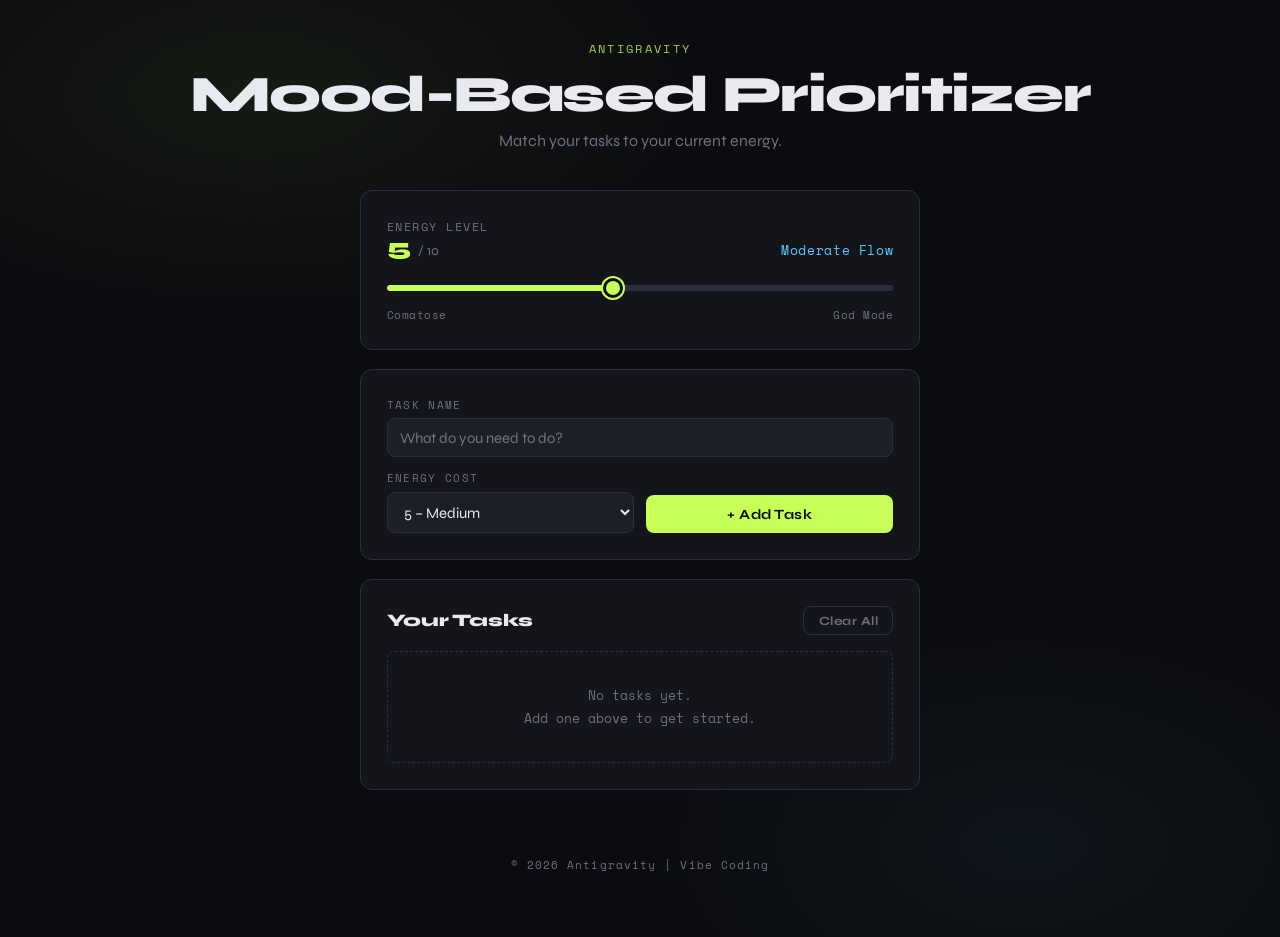
<file: mood-prioritizer-deploy/index.html>
<!DOCTYPE html>
<html lang="en">
<head>
  <meta charset="UTF-8" />
  <meta name="viewport" content="width=device-width, initial-scale=1.0"/>
  <title>Mood-Based Task Prioritizer | Antigravity</title>
  <link href="https://fonts.googleapis.com/css2?family=Space+Mono:wght@400;700&family=Syne:wght@400;600;800&display=swap" rel="stylesheet"/>
  <style>
    *, *::before, *::after { box-sizing: border-box; margin: 0; padding: 0; }

    :root {
      --bg: #0b0c0f;
      --surface: #13151a;
      --surface2: #1c1f28;
      --border: #2a2e3e;
      --accent: #c8ff57;
      --accent2: #57c8ff;
      --text: #e8eaf0;
      --muted: #6b7080;
      --red: #ff5757;
      --radius: 12px;
    }

    body {
      font-family: 'Syne', sans-serif;
      background: var(--bg);
      color: var(--text);
      min-height: 100vh;
      display: flex;
      flex-direction: column;
      align-items: center;
      padding: 2.5rem 1rem 4rem;
      background-image:
        radial-gradient(ellipse 60% 40% at 20% 10%, rgba(200,255,87,0.06) 0%, transparent 60%),
        radial-gradient(ellipse 50% 40% at 80% 90%, rgba(87,200,255,0.05) 0%, transparent 60%);
    }

    header {
      text-align: center;
      margin-bottom: 2.5rem;
    }

    header .brand {
      font-family: 'Space Mono', monospace;
      font-size: 0.72rem;
      letter-spacing: 0.2em;
      color: var(--accent);
      text-transform: uppercase;
      margin-bottom: 0.6rem;
      opacity: 0.8;
    }

    header h1 {
      font-size: clamp(2rem, 6vw, 3.2rem);
      font-weight: 800;
      line-height: 1.1;
      letter-spacing: -0.03em;
    }

    header p {
      color: var(--muted);
      font-size: 1rem;
      margin-top: 0.5rem;
      font-weight: 400;
    }

    .card {
      background: var(--surface);
      border: 1px solid var(--border);
      border-radius: var(--radius);
      padding: 1.6rem;
      width: 100%;
      max-width: 560px;
      margin-bottom: 1.2rem;
    }

    /* ---- Energy Slider ---- */
    .energy-header {
      display: flex;
      justify-content: space-between;
      align-items: flex-end;
      margin-bottom: 1rem;
    }

    .energy-label {
      font-size: 0.78rem;
      font-family: 'Space Mono', monospace;
      text-transform: uppercase;
      letter-spacing: 0.12em;
      color: var(--muted);
    }

    .energy-value {
      font-size: 1.5rem;
      font-weight: 800;
      color: var(--accent);
      line-height: 1;
    }

    .energy-value span {
      font-size: 0.85rem;
      color: var(--muted);
      font-weight: 400;
    }

    .energy-mood {
      font-size: 0.8rem;
      font-family: 'Space Mono', monospace;
      color: var(--accent2);
      letter-spacing: 0.05em;
    }

    .slider-wrap {
      position: relative;
      margin: 0.5rem 0 0.8rem;
    }

    input[type=range] {
      -webkit-appearance: none;
      width: 100%;
      height: 6px;
      background: var(--border);
      border-radius: 3px;
      outline: none;
      cursor: pointer;
    }

    input[type=range]::-webkit-slider-thumb {
      -webkit-appearance: none;
      width: 20px;
      height: 20px;
      border-radius: 50%;
      background: var(--accent);
      border: 3px solid var(--bg);
      box-shadow: 0 0 0 2px var(--accent);
      transition: transform 0.15s;
    }

    input[type=range]::-webkit-slider-thumb:hover { transform: scale(1.2); }

    .slider-labels {
      display: flex;
      justify-content: space-between;
      font-size: 0.68rem;
      font-family: 'Space Mono', monospace;
      color: var(--muted);
      margin-top: 0.3rem;
      letter-spacing: 0.05em;
    }

    /* ---- Add Task Form ---- */
    .form-group {
      display: flex;
      flex-direction: column;
      gap: 0.75rem;
    }

    .form-row {
      display: flex;
      gap: 0.75rem;
    }

    .field {
      display: flex;
      flex-direction: column;
      gap: 0.35rem;
      flex: 1;
    }

    label {
      font-size: 0.7rem;
      font-family: 'Space Mono', monospace;
      text-transform: uppercase;
      letter-spacing: 0.12em;
      color: var(--muted);
    }

    input[type=text], select {
      background: var(--surface2);
      border: 1px solid var(--border);
      border-radius: 8px;
      color: var(--text);
      font-family: 'Syne', sans-serif;
      font-size: 0.93rem;
      padding: 0.6rem 0.8rem;
      outline: none;
      transition: border-color 0.2s;
      width: 100%;
    }

    input[type=text]:focus, select:focus { border-color: var(--accent); }

    select option { background: #1c1f28; }

    .btn {
      display: inline-flex;
      align-items: center;
      justify-content: center;
      gap: 0.4rem;
      border: none;
      border-radius: 8px;
      cursor: pointer;
      font-family: 'Syne', sans-serif;
      font-weight: 700;
      font-size: 0.88rem;
      letter-spacing: 0.04em;
      padding: 0.65rem 1.2rem;
      transition: all 0.18s;
    }

    .btn-primary {
      background: var(--accent);
      color: #0b0c0f;
    }

    .btn-primary:hover { background: #d8ff7a; transform: translateY(-1px); }

    .btn-ghost {
      background: transparent;
      color: var(--muted);
      border: 1px solid var(--border);
      font-size: 0.78rem;
      padding: 0.4rem 0.9rem;
    }

    .btn-ghost:hover { border-color: var(--red); color: var(--red); }

    /* ---- Tasks ---- */
    .tasks-header {
      display: flex;
      justify-content: space-between;
      align-items: center;
      margin-bottom: 1rem;
    }

    .tasks-title {
      font-size: 1.1rem;
      font-weight: 800;
      letter-spacing: -0.02em;
    }

    #task-list {
      display: flex;
      flex-direction: column;
      gap: 0.6rem;
    }

    .empty-state {
      text-align: center;
      padding: 2rem 1rem;
      color: var(--muted);
      font-family: 'Space Mono', monospace;
      font-size: 0.8rem;
      border: 1px dashed var(--border);
      border-radius: 8px;
      line-height: 1.8;
    }

    .task-item {
      background: var(--surface2);
      border: 1px solid var(--border);
      border-radius: 10px;
      padding: 0.8rem 1rem;
      display: flex;
      align-items: center;
      gap: 0.8rem;
      transition: border-color 0.2s, opacity 0.2s;
      animation: slideIn 0.25s ease;
    }

    @keyframes slideIn {
      from { opacity: 0; transform: translateY(-8px); }
      to   { opacity: 1; transform: translateY(0); }
    }

    .task-item.match    { border-color: var(--accent); }
    .task-item.close    { border-color: rgba(200,255,87,0.3); }
    .task-item.mismatch { opacity: 0.45; }

    .task-cost-badge {
      width: 36px;
      height: 36px;
      border-radius: 8px;
      background: var(--surface);
      border: 1px solid var(--border);
      display: flex;
      align-items: center;
      justify-content: center;
      font-family: 'Space Mono', monospace;
      font-size: 0.85rem;
      font-weight: 700;
      color: var(--accent);
      flex-shrink: 0;
    }

    .task-item.match .task-cost-badge    { background: var(--accent); color: #0b0c0f; border-color: var(--accent); }
    .task-item.mismatch .task-cost-badge { color: var(--muted); }

    .task-name {
      flex: 1;
      font-size: 0.95rem;
      font-weight: 600;
    }

    .task-fit {
      font-family: 'Space Mono', monospace;
      font-size: 0.65rem;
      letter-spacing: 0.06em;
      color: var(--muted);
      white-space: nowrap;
    }

    .task-item.match .task-fit    { color: var(--accent); }
    .task-item.close .task-fit    { color: var(--accent2); }

    .task-delete {
      background: none;
      border: none;
      color: var(--muted);
      cursor: pointer;
      font-size: 1rem;
      line-height: 1;
      padding: 2px 4px;
      border-radius: 4px;
      transition: color 0.15s;
    }

    .task-delete:hover { color: var(--red); }

    footer {
      margin-top: auto;
      padding-top: 3rem;
      font-family: 'Space Mono', monospace;
      font-size: 0.68rem;
      color: var(--muted);
      letter-spacing: 0.1em;
      text-align: center;
    }
  </style>
</head>
<body>

  <header>
    <div class="brand">Antigravity</div>
    <h1>Mood-Based Prioritizer</h1>
    <p>Match your tasks to your current energy.</p>
  </header>

  <!-- Energy Slider Card -->
  <div class="card">
    <div class="energy-header">
      <div>
        <div class="energy-label">Energy Level</div>
        <div class="energy-value" id="energy-display">5 <span>/ 10</span></div>
      </div>
      <div class="energy-mood" id="energy-mood">Moderate Flow</div>
    </div>
    <div class="slider-wrap">
      <input type="range" id="energy-slider" min="1" max="10" value="5" />
    </div>
    <div class="slider-labels">
      <span>Comatose</span>
      <span>God Mode</span>
    </div>
  </div>

  <!-- Add Task Card -->
  <div class="card">
    <div class="form-group">
      <div class="field">
        <label for="task-name">Task Name</label>
        <input type="text" id="task-name" placeholder="What do you need to do?" />
      </div>
      <div class="form-row">
        <div class="field">
          <label for="task-cost">Energy Cost</label>
          <select id="task-cost">
            <option value="1">1 – Minimal</option>
            <option value="2">2 – Very Low</option>
            <option value="3">3 – Low</option>
            <option value="4">4 – Light</option>
            <option value="5" selected>5 – Medium</option>
            <option value="6">6 – Steady</option>
            <option value="7">7 – High</option>
            <option value="8">8 – Demanding</option>
            <option value="9">9 – Intense</option>
            <option value="10">10 – God Level</option>
          </select>
        </div>
        <div class="field" style="justify-content: flex-end;">
          <label style="opacity:0">add</label>
          <button class="btn btn-primary" id="add-btn">+ Add Task</button>
        </div>
      </div>
    </div>
  </div>

  <!-- Task List Card -->
  <div class="card">
    <div class="tasks-header">
      <span class="tasks-title">Your Tasks</span>
      <button class="btn btn-ghost" id="clear-btn">Clear All</button>
    </div>
    <div id="task-list">
      <div class="empty-state" id="empty-msg">
        No tasks yet.<br/>Add one above to get started.
      </div>
    </div>
  </div>

  <footer>© 2026 Antigravity | Vibe Coding</footer>

  <script>
    const MOODS = [
      '', // index 0 unused
      'Comatose',
      'Barely Alive',
      'Low Power Mode',
      'Warming Up',
      'Moderate Flow',
      'Getting There',
      'High Focus',
      'Locked In',
      'Full Send',
      'God Mode'
    ];

    const slider  = document.getElementById('energy-slider');
    const display = document.getElementById('energy-display');
    const moodEl  = document.getElementById('energy-mood');
    const taskList = document.getElementById('task-list');
    const emptyMsg = document.getElementById('empty-msg');

    let tasks = [];

    function getEnergy() { return parseInt(slider.value); }

    function fitLabel(cost, energy) {
      const diff = Math.abs(cost - energy);
      if (diff === 0) return 'Perfect Match';
      if (diff <= 1) return 'Close Match';
      if (diff <= 2) return 'Doable';
      return cost > energy ? 'Too Draining' : 'Too Easy';
    }

    function fitClass(cost, energy) {
      const diff = Math.abs(cost - energy);
      if (diff <= 1) return 'match';
      if (diff <= 2) return 'close';
      return 'mismatch';
    }

    function render() {
      const energy = getEnergy();
      display.innerHTML = `${energy} <span>/ 10</span>`;
      moodEl.textContent = MOODS[energy];

      // Update slider fill
      const pct = ((energy - 1) / 9) * 100;
      slider.style.background = `linear-gradient(to right, var(--accent) ${pct}%, var(--border) ${pct}%)`;

      // Render tasks
      if (tasks.length === 0) {
        taskList.innerHTML = `<div class="empty-state" id="empty-msg">No tasks yet.<br/>Add one above to get started.</div>`;
        return;
      }

      // Sort: best match first
      const sorted = [...tasks].sort((a, b) => {
        return Math.abs(a.cost - energy) - Math.abs(b.cost - energy);
      });

      taskList.innerHTML = sorted.map(t => `
        <div class="task-item ${fitClass(t.cost, energy)}" data-id="${t.id}">
          <div class="task-cost-badge">${t.cost}</div>
          <div class="task-name">${escapeHtml(t.name)}</div>
          <div class="task-fit">${fitLabel(t.cost, energy)}</div>
          <button class="task-delete" data-id="${t.id}" title="Delete">✕</button>
        </div>
      `).join('');

      taskList.querySelectorAll('.task-delete').forEach(btn => {
        btn.addEventListener('click', () => {
          tasks = tasks.filter(t => t.id !== btn.dataset.id);
          render();
        });
      });
    }

    function escapeHtml(s) {
      return s.replace(/&/g,'&amp;').replace(/</g,'&lt;').replace(/>/g,'&gt;');
    }

    slider.addEventListener('input', render);

    document.getElementById('add-btn').addEventListener('click', () => {
      const nameEl = document.getElementById('task-name');
      const costEl = document.getElementById('task-cost');
      const name = nameEl.value.trim();
      if (!name) { nameEl.focus(); return; }
      tasks.push({ id: Date.now().toString(), name, cost: parseInt(costEl.value) });
      nameEl.value = '';
      render();
    });

    document.getElementById('task-name').addEventListener('keydown', e => {
      if (e.key === 'Enter') document.getElementById('add-btn').click();
    });

    document.getElementById('clear-btn').addEventListener('click', () => {
      if (tasks.length && confirm('Clear all tasks?')) { tasks = []; render(); }
    });

    render();
  </script>
</body>
</html>
</file>
